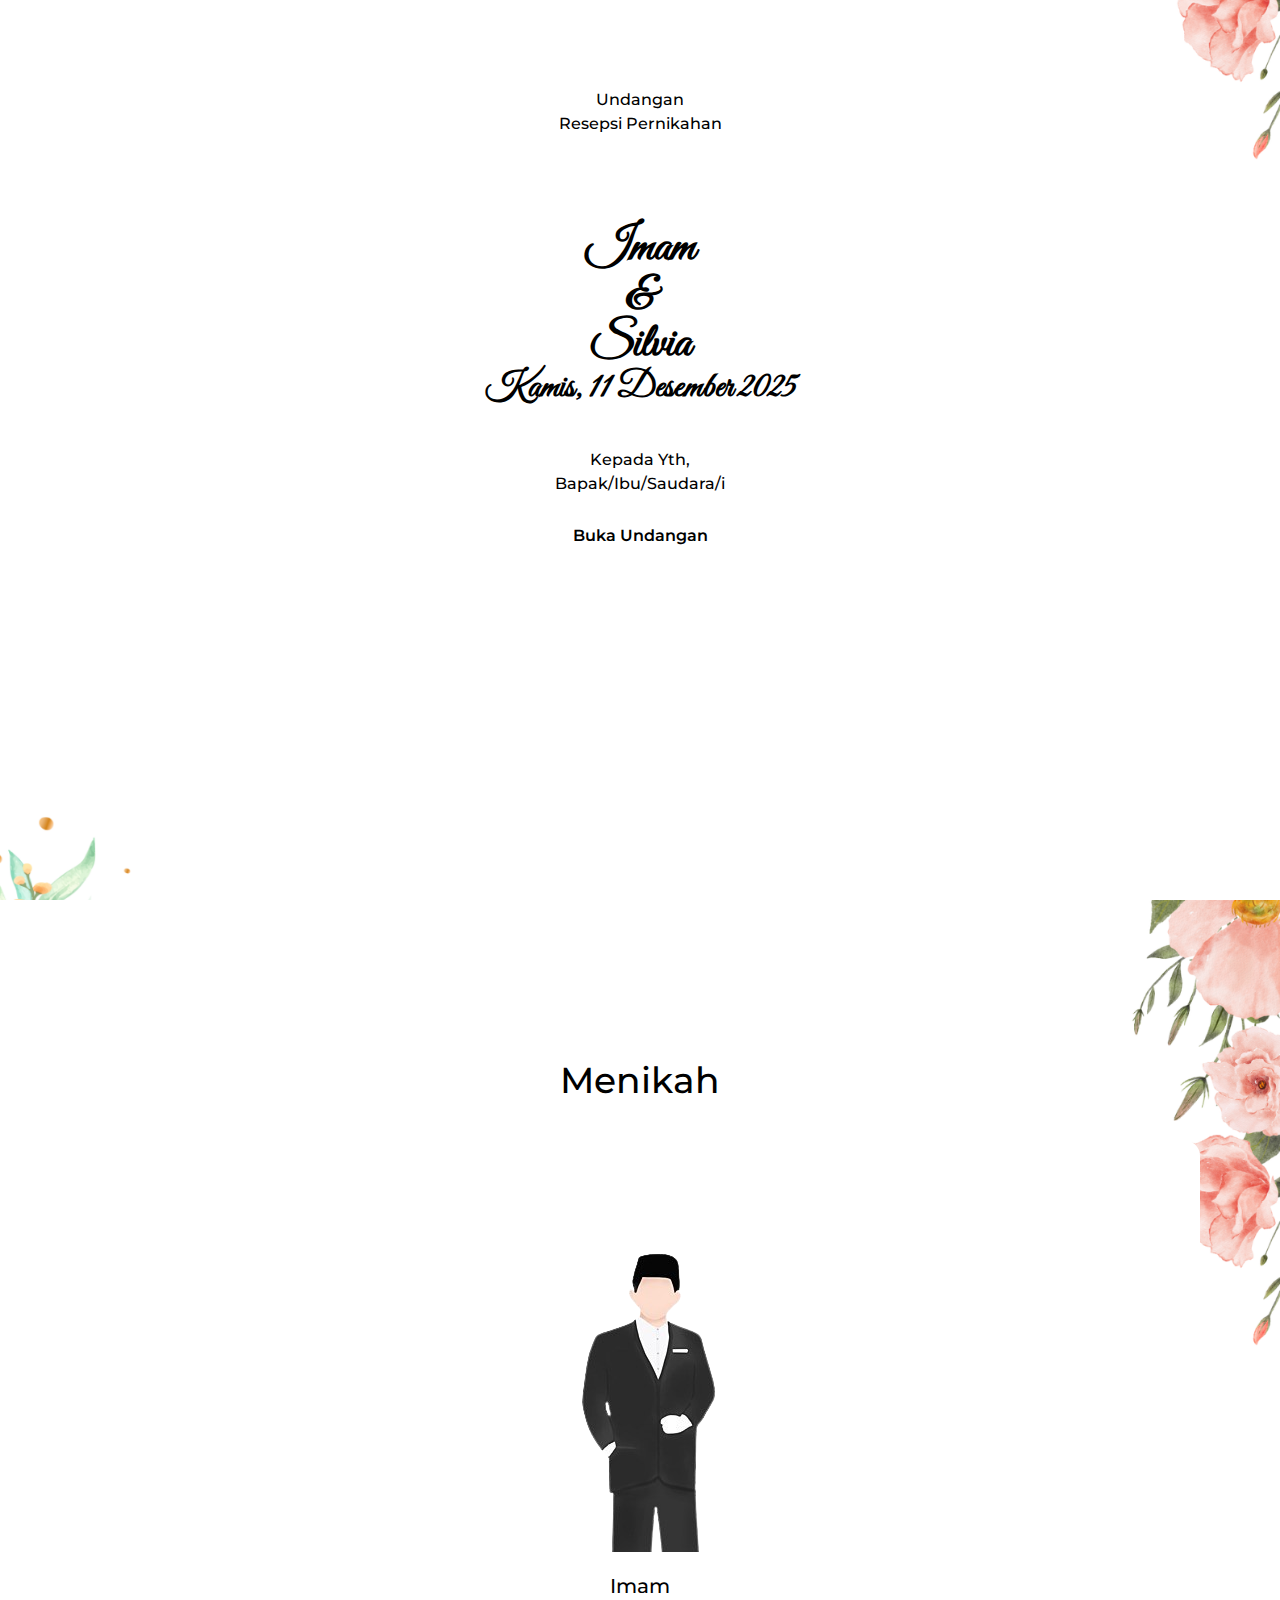
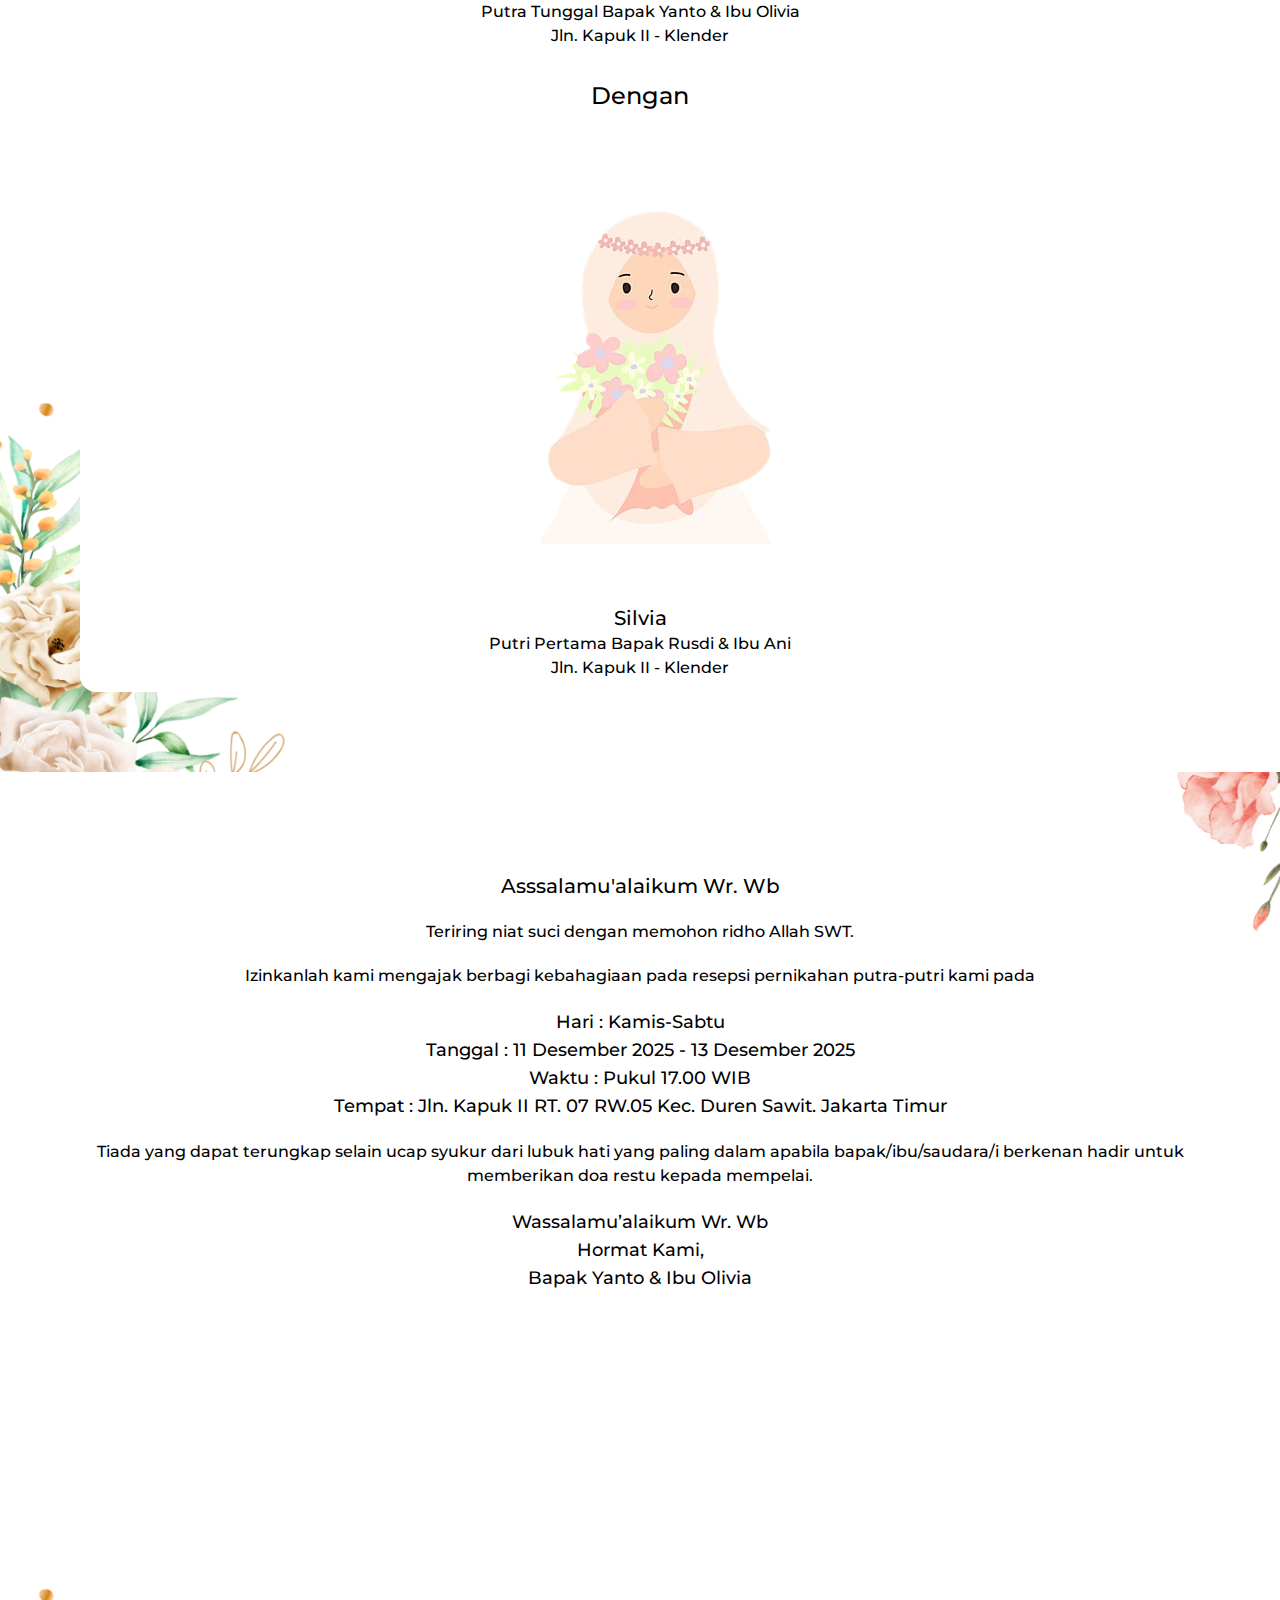
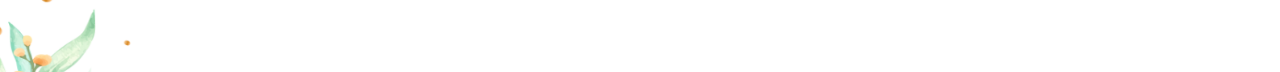
<file: index.html>
<!DOCTYPE html>
<html lang="en">

<head>
    <meta charset="UTF-8">
    <meta name="viewport" content="width=device-width, initial-scale=1.0">
    <title>Document</title>
    <link href="./src/output.css" rel="stylesheet">
    
    <link rel="preconnect" href="https://fonts.googleapis.com">
<link rel="preconnect" href="https://fonts.gstatic.com" crossorigin>
<link href="https://fonts.googleapis.com/css2?family=Great+Vibes&family=Inter:ital,opsz,wght@0,14..32,100..900;1,14..32,100..900&family=Montserrat:ital,wght@0,100..900;1,100..900&family=Open+Sans:ital,wght@0,300..800;1,300..800&family=Orbitron:wght@400..900&family=Outfit:wght@600&family=Oxanium:wght@200..800&family=Poppins:ital,wght@0,100;0,200;0,300;0,400;0,500;0,600;0,700;0,800;0,900;1,100;1,200;1,300;1,400;1,500;1,600;1,700;1,800;1,900&family=Roboto:ital,wght@0,100..900;1,100..900&display=swap" rel="stylesheet">
    <style>


        .transisi {
  transition: all 0.3s ease;
}

        .great-vibes {
            font-family: "Great Vibes";
            font-weight: 600;
            font-style: normal;
        }

        
.montserrat {
  font-family: "Montserrat", sans-serif;
  font-optical-sizing: auto;
  font-weight: 500;
  font-style: normal;
}



    </style>
</head>

<body>
<div class="min-h-screen montserrat text-center bg-cover bg-center p-10 bg-no-repeat" style="background-image: url('1.png');">
    <div class=" mt-10">
  <div class="shadow-sm rounded-2xl p-2 bg-white shadow-black border-black w-50 mx-auto">
    <h1 class="text-center text-md montserrat">
      Undangan <br /> Resepsi Pernikahan
    </h1>
  </div>

  <div class="space-y-7 pt-20 great-vibes ">
    <h1 class=" text-5xl text-center">Imam</h1>
    <h1 class=" text-5xl text-center">&</h1>
    <h1 class=" text-5xl text-center">Silvia</h1>
    <h1 class=" text-4xl text-center">
      Kamis, 11 Desember 2025
    </h1>
  </div>

  <h1 class="text-center pt-10 p-5 montserrat">
    Kepada Yth, <br /> Bapak/Ibu/Saudara/i
  </h1>
  <div class="p-2 bg-blue-700 mx-auto rounded-2xl w-50 text-center">
    <a href="#more" class="text-center mx-auto text-white
    font-semibold">Buka Undangan</a>
  </div>

    </div>

</div>


<div class="min-h-screen montserrat transisi text-center bg-cover bg-center p-20 bg-no-repeat" id="more" style="background-image: url('1.png');">
    <div class="text-center mt-20">
 <h1 class="text-4xl font-bold">Menikah </h1>
 <div class="flex-1 sm:flex gap-5 mt-10 justify-center items-center">
 <div class="shadow-xs p-3 bg-white mt-10 rounded-2xl shadow-black">
 <img src="2.png" class="size-40 mx-auto mt-10" alt="">
        <h1 class="mt-5 text-xl font-bold">Imam</h1>
            <h2>Putra Tunggal Bapak Yanto & Ibu Olivia </h2>
            <h2>Jln. Kapuk II - Klender</h2>
 </div>
         <h1 class="mt-5 mb-5 text-2xl font-bold ">Dengan</h1>

      <div class="shadow-xs bg-white p-3 mt-10 rounded-2xl h-80 shadow-black">
             <img src="3.png" class="size-30 mx-auto mt-5" alt="">

        <h1 class="mt-15 text-xl font-bold">Silvia 
            <h2>            Putri Pertama Bapak Rusdi & Ibu Ani 
</h2>
<h2>            Jln. Kapuk II - Klender</h1>
</h2>
</div>
 </div>


    </div>
    </div>

<div class="min-h-screen montserrat text-center bg-cover bg-center p-8 bg-no-repeat" style="background-image: url('1.png');">

<div class="text-center shadow-xs p-5 mt-10 rounded-2xl bg-white shadow-black">
    <div class="p-2">
<h1 class="text-xl">Asssalamu'alaikum Wr. Wb
        </h1>
        <p class="text-md mt-5">Teriring niat suci dengan memohon ridho Allah SWT.</p>
        <p class="text-md mt-5 mb-5">Izinkanlah kami mengajak berbagi kebahagiaan pada resepsi pernikahan putra-putri kami pada</p>
        <ul class="list-style-none text-lg">
            <li>Hari : Kamis-Sabtu</li>
            <li>Tanggal : 11 Desember 2025 - 13 Desember 2025</li>
            <li>Waktu : Pukul 17.00 WIB</li>
                    <li>Tempat : Jln. Kapuk II RT. 07 RW.05 Kec. Duren Sawit. Jakarta Timur</li>

        </ul>
        <p class="text-md  mt-5 mb-5">Tiada yang dapat terungkap selain ucap syukur dari lubuk hati yang paling dalam apabila bapak/ibu/saudara/i
            berkenan hadir untuk memberikan doa restu kepada mempelai.</p>

        <h1 class="text-lg">Wassalamu’alaikum Wr. Wb </h1>
<h1 class="text-lg mt-7">            Hormat Kami, <br>
            Bapak Yanto & Ibu Olivia</h1>
        </ul>
    </div>

    </div>

   
</body>

</html>
</file>
<file: src/output.css>
/*! tailwindcss v4.1.18 | MIT License | https://tailwindcss.com */
@layer properties;
@layer theme, base, components, utilities;
@layer theme {
  :root, :host {
    --font-sans: ui-sans-serif, system-ui, sans-serif, "Apple Color Emoji",
      "Segoe UI Emoji", "Segoe UI Symbol", "Noto Color Emoji";
    --font-mono: ui-monospace, SFMono-Regular, Menlo, Monaco, Consolas, "Liberation Mono",
      "Courier New", monospace;
    --color-teal-300: oklch(85.5% 0.138 181.071);
    --color-black: #000;
    --color-white: #fff;
    --spacing: 0.25rem;
    --container-md: 28rem;
    --text-sm: 0.875rem;
    --text-sm--line-height: calc(1.25 / 0.875);
    --text-lg: 1.125rem;
    --text-lg--line-height: calc(1.75 / 1.125);
    --text-xl: 1.25rem;
    --text-xl--line-height: calc(1.75 / 1.25);
    --text-2xl: 1.5rem;
    --text-2xl--line-height: calc(2 / 1.5);
    --text-3xl: 1.875rem;
    --text-3xl--line-height: calc(2.25 / 1.875);
    --text-4xl: 2.25rem;
    --text-4xl--line-height: calc(2.5 / 2.25);
    --text-5xl: 3rem;
    --text-5xl--line-height: 1;
    --font-weight-medium: 500;
    --font-weight-semibold: 600;
    --radius-2xl: 1rem;
    --default-font-family: var(--font-sans);
    --default-mono-font-family: var(--font-mono);
  }
}
@layer base {
  *, ::after, ::before, ::backdrop, ::file-selector-button {
    box-sizing: border-box;
    margin: 0;
    padding: 0;
    border: 0 solid;
  }
  html, :host {
    line-height: 1.5;
    -webkit-text-size-adjust: 100%;
    tab-size: 4;
    font-family: var(--default-font-family, ui-sans-serif, system-ui, sans-serif, "Apple Color Emoji", "Segoe UI Emoji", "Segoe UI Symbol", "Noto Color Emoji");
    font-feature-settings: var(--default-font-feature-settings, normal);
    font-variation-settings: var(--default-font-variation-settings, normal);
    -webkit-tap-highlight-color: transparent;
  }
  hr {
    height: 0;
    color: inherit;
    border-top-width: 1px;
  }
  abbr:where([title]) {
    -webkit-text-decoration: underline dotted;
    text-decoration: underline dotted;
  }
  h1, h2, h3, h4, h5, h6 {
    font-size: inherit;
    font-weight: inherit;
  }
  a {
    color: inherit;
    -webkit-text-decoration: inherit;
    text-decoration: inherit;
  }
  b, strong {
    font-weight: bolder;
  }
  code, kbd, samp, pre {
    font-family: var(--default-mono-font-family, ui-monospace, SFMono-Regular, Menlo, Monaco, Consolas, "Liberation Mono", "Courier New", monospace);
    font-feature-settings: var(--default-mono-font-feature-settings, normal);
    font-variation-settings: var(--default-mono-font-variation-settings, normal);
    font-size: 1em;
  }
  small {
    font-size: 80%;
  }
  sub, sup {
    font-size: 75%;
    line-height: 0;
    position: relative;
    vertical-align: baseline;
  }
  sub {
    bottom: -0.25em;
  }
  sup {
    top: -0.5em;
  }
  table {
    text-indent: 0;
    border-color: inherit;
    border-collapse: collapse;
  }
  :-moz-focusring {
    outline: auto;
  }
  progress {
    vertical-align: baseline;
  }
  summary {
    display: list-item;
  }
  ol, ul, menu {
    list-style: none;
  }
  img, svg, video, canvas, audio, iframe, embed, object {
    display: block;
    vertical-align: middle;
  }
  img, video {
    max-width: 100%;
    height: auto;
  }
  button, input, select, optgroup, textarea, ::file-selector-button {
    font: inherit;
    font-feature-settings: inherit;
    font-variation-settings: inherit;
    letter-spacing: inherit;
    color: inherit;
    border-radius: 0;
    background-color: transparent;
    opacity: 1;
  }
  :where(select:is([multiple], [size])) optgroup {
    font-weight: bolder;
  }
  :where(select:is([multiple], [size])) optgroup option {
    padding-inline-start: 20px;
  }
  ::file-selector-button {
    margin-inline-end: 4px;
  }
  ::placeholder {
    opacity: 1;
  }
  @supports (not (-webkit-appearance: -apple-pay-button))  or (contain-intrinsic-size: 1px) {
    ::placeholder {
      color: currentcolor;
      @supports (color: color-mix(in lab, red, red)) {
        color: color-mix(in oklab, currentcolor 50%, transparent);
      }
    }
  }
  textarea {
    resize: vertical;
  }
  ::-webkit-search-decoration {
    -webkit-appearance: none;
  }
  ::-webkit-date-and-time-value {
    min-height: 1lh;
    text-align: inherit;
  }
  ::-webkit-datetime-edit {
    display: inline-flex;
  }
  ::-webkit-datetime-edit-fields-wrapper {
    padding: 0;
  }
  ::-webkit-datetime-edit, ::-webkit-datetime-edit-year-field, ::-webkit-datetime-edit-month-field, ::-webkit-datetime-edit-day-field, ::-webkit-datetime-edit-hour-field, ::-webkit-datetime-edit-minute-field, ::-webkit-datetime-edit-second-field, ::-webkit-datetime-edit-millisecond-field, ::-webkit-datetime-edit-meridiem-field {
    padding-block: 0;
  }
  ::-webkit-calendar-picker-indicator {
    line-height: 1;
  }
  :-moz-ui-invalid {
    box-shadow: none;
  }
  button, input:where([type="button"], [type="reset"], [type="submit"]), ::file-selector-button {
    appearance: button;
  }
  ::-webkit-inner-spin-button, ::-webkit-outer-spin-button {
    height: auto;
  }
  [hidden]:where(:not([hidden="until-found"])) {
    display: none !important;
  }
}
@layer utilities {
  .mx-auto {
    margin-inline: auto;
  }
  .my-6 {
    margin-block: calc(var(--spacing) * 6);
  }
  .mt-0 {
    margin-top: calc(var(--spacing) * 0);
  }
  .mt-1 {
    margin-top: calc(var(--spacing) * 1);
  }
  .mt-2 {
    margin-top: calc(var(--spacing) * 2);
  }
  .mt-3 {
    margin-top: calc(var(--spacing) * 3);
  }
  .mt-4 {
    margin-top: calc(var(--spacing) * 4);
  }
  .mt-5 {
    margin-top: calc(var(--spacing) * 5);
  }
  .mt-6 {
    margin-top: calc(var(--spacing) * 6);
  }
  .mt-8 {
    margin-top: calc(var(--spacing) * 8);
  }
  .mt-10 {
    margin-top: calc(var(--spacing) * 10);
  }
  .mt-15 {
    margin-top: calc(var(--spacing) * 15);
  }
  .mt-16 {
    margin-top: calc(var(--spacing) * 16);
  }
  .mt-20 {
    margin-top: calc(var(--spacing) * 20);
  }
  .mt-25 {
    margin-top: calc(var(--spacing) * 25);
  }
  .mt-30 {
    margin-top: calc(var(--spacing) * 30);
  }
  .mt-35 {
    margin-top: calc(var(--spacing) * 35);
  }
  .mt-50 {
    margin-top: calc(var(--spacing) * 50);
  }
  .mt-200 {
    margin-top: calc(var(--spacing) * 200);
  }
  .mb-1 {
    margin-bottom: calc(var(--spacing) * 1);
  }
  .mb-3 {
    margin-bottom: calc(var(--spacing) * 3);
  }
  .mb-4 {
    margin-bottom: calc(var(--spacing) * 4);
  }
  .mb-5 {
    margin-bottom: calc(var(--spacing) * 5);
  }
  .mb-6 {
    margin-bottom: calc(var(--spacing) * 6);
  }
  .mb-10 {
    margin-bottom: calc(var(--spacing) * 10);
  }
  .table {
    display: table;
  }
  .h-0 {
    height: calc(var(--spacing) * 0);
  }
  .h-1 {
    height: calc(var(--spacing) * 1);
  }
  .h-2 {
    height: calc(var(--spacing) * 2);
  }
  .h-3 {
    height: calc(var(--spacing) * 3);
  }
  .h-4 {
    height: calc(var(--spacing) * 4);
  }
  .h-5 {
    height: calc(var(--spacing) * 5);
  }
  .h-6 {
    height: calc(var(--spacing) * 6);
  }
  .h-7 {
    height: calc(var(--spacing) * 7);
  }
  .h-9 {
    height: calc(var(--spacing) * 9);
  }
  .h-10 {
    height: calc(var(--spacing) * 10);
  }
  .h-20 {
    height: calc(var(--spacing) * 20);
  }
  .h-25 {
    height: calc(var(--spacing) * 25);
  }
  .h-30 {
    height: calc(var(--spacing) * 30);
  }
  .h-32 {
    height: calc(var(--spacing) * 32);
  }
  .h-40 {
    height: calc(var(--spacing) * 40);
  }
  .h-50 {
    height: calc(var(--spacing) * 50);
  }
  .h-60 {
    height: calc(var(--spacing) * 60);
  }
  .h-70 {
    height: calc(var(--spacing) * 70);
  }
  .h-100 {
    height: calc(var(--spacing) * 100);
  }
  .min-h-screen {
    min-height: 100vh;
  }
  .w-0 {
    width: calc(var(--spacing) * 0);
  }
  .w-1 {
    width: calc(var(--spacing) * 1);
  }
  .w-5 {
    width: calc(var(--spacing) * 5);
  }
  .w-6 {
    width: calc(var(--spacing) * 6);
  }
  .w-8 {
    width: calc(var(--spacing) * 8);
  }
  .w-9 {
    width: calc(var(--spacing) * 9);
  }
  .w-10 {
    width: calc(var(--spacing) * 10);
  }
  .w-12 {
    width: calc(var(--spacing) * 12);
  }
  .w-18 {
    width: calc(var(--spacing) * 18);
  }
  .w-50 {
    width: calc(var(--spacing) * 50);
  }
  .w-60 {
    width: calc(var(--spacing) * 60);
  }
  .w-70 {
    width: calc(var(--spacing) * 70);
  }
  .w-72 {
    width: calc(var(--spacing) * 72);
  }
  .w-80 {
    width: calc(var(--spacing) * 80);
  }
  .w-90 {
    width: calc(var(--spacing) * 90);
  }
  .w-100 {
    width: calc(var(--spacing) * 100);
  }
  .w-120 {
    width: calc(var(--spacing) * 120);
  }
  .w-150 {
    width: calc(var(--spacing) * 150);
  }
  .w-180 {
    width: calc(var(--spacing) * 180);
  }
  .w-auto {
    width: auto;
  }
  .w-full {
    width: 100%;
  }
  .max-w-md {
    max-width: var(--container-md);
  }
  .border-collapse {
    border-collapse: collapse;
  }
  .resize {
    resize: both;
  }
  .space-y-1 {
    :where(& > :not(:last-child)) {
      --tw-space-y-reverse: 0;
      margin-block-start: calc(calc(var(--spacing) * 1) * var(--tw-space-y-reverse));
      margin-block-end: calc(calc(var(--spacing) * 1) * calc(1 - var(--tw-space-y-reverse)));
    }
  }
  .space-y-2 {
    :where(& > :not(:last-child)) {
      --tw-space-y-reverse: 0;
      margin-block-start: calc(calc(var(--spacing) * 2) * var(--tw-space-y-reverse));
      margin-block-end: calc(calc(var(--spacing) * 2) * calc(1 - var(--tw-space-y-reverse)));
    }
  }
  .space-y-5 {
    :where(& > :not(:last-child)) {
      --tw-space-y-reverse: 0;
      margin-block-start: calc(calc(var(--spacing) * 5) * var(--tw-space-y-reverse));
      margin-block-end: calc(calc(var(--spacing) * 5) * calc(1 - var(--tw-space-y-reverse)));
    }
  }
  .space-y-6 {
    :where(& > :not(:last-child)) {
      --tw-space-y-reverse: 0;
      margin-block-start: calc(calc(var(--spacing) * 6) * var(--tw-space-y-reverse));
      margin-block-end: calc(calc(var(--spacing) * 6) * calc(1 - var(--tw-space-y-reverse)));
    }
  }
  .space-y-8 {
    :where(& > :not(:last-child)) {
      --tw-space-y-reverse: 0;
      margin-block-start: calc(calc(var(--spacing) * 8) * var(--tw-space-y-reverse));
      margin-block-end: calc(calc(var(--spacing) * 8) * calc(1 - var(--tw-space-y-reverse)));
    }
  }
  .space-y-10 {
    :where(& > :not(:last-child)) {
      --tw-space-y-reverse: 0;
      margin-block-start: calc(calc(var(--spacing) * 10) * var(--tw-space-y-reverse));
      margin-block-end: calc(calc(var(--spacing) * 10) * calc(1 - var(--tw-space-y-reverse)));
    }
  }
  .rounded {
    border-radius: 0.25rem;
  }
  .rounded-2xl {
    border-radius: var(--radius-2xl);
  }
  .border {
    border-style: var(--tw-border-style);
    border-width: 1px;
  }
  .border-2 {
    border-style: var(--tw-border-style);
    border-width: 2px;
  }
  .border-r {
    border-right-style: var(--tw-border-style);
    border-right-width: 1px;
  }
  .border-b {
    border-bottom-style: var(--tw-border-style);
    border-bottom-width: 1px;
  }
  .border-black {
    border-color: var(--color-black);
  }
  .border-r-black {
    border-right-color: var(--color-black);
  }
  .bg-black {
    background-color: var(--color-black);
  }
  .bg-white {
    background-color: var(--color-white);
  }
  .bg-\[url\(\'\.\/1\.png\'\)\] {
    background-image: url('./1.png');
  }
  .bg-\[url\(\'\/1\.png\'\)\] {
    background-image: url('/1.png');
  }
  .bg-\[url\(\'1\.png\'\)\] {
    background-image: url('1.png');
  }
  .bg-cover {
    background-size: cover;
  }
  .bg-center {
    background-position: center;
  }
  .bg-no-repeat {
    background-repeat: no-repeat;
  }
  .p-0 {
    padding: calc(var(--spacing) * 0);
  }
  .p-1 {
    padding: calc(var(--spacing) * 1);
  }
  .p-2 {
    padding: calc(var(--spacing) * 2);
  }
  .p-3 {
    padding: calc(var(--spacing) * 3);
  }
  .p-4 {
    padding: calc(var(--spacing) * 4);
  }
  .p-5 {
    padding: calc(var(--spacing) * 5);
  }
  .p-7 {
    padding: calc(var(--spacing) * 7);
  }
  .p-8 {
    padding: calc(var(--spacing) * 8);
  }
  .p-10 {
    padding: calc(var(--spacing) * 10);
  }
  .p-11 {
    padding: calc(var(--spacing) * 11);
  }
  .p-15 {
    padding: calc(var(--spacing) * 15);
  }
  .p-19 {
    padding: calc(var(--spacing) * 19);
  }
  .p-20 {
    padding: calc(var(--spacing) * 20);
  }
  .p-25 {
    padding: calc(var(--spacing) * 25);
  }
  .p-28 {
    padding: calc(var(--spacing) * 28);
  }
  .p-30 {
    padding: calc(var(--spacing) * 30);
  }
  .px-10 {
    padding-inline: calc(var(--spacing) * 10);
  }
  .pt-0 {
    padding-top: calc(var(--spacing) * 0);
  }
  .pt-2 {
    padding-top: calc(var(--spacing) * 2);
  }
  .pt-3 {
    padding-top: calc(var(--spacing) * 3);
  }
  .pt-6 {
    padding-top: calc(var(--spacing) * 6);
  }
  .pt-10 {
    padding-top: calc(var(--spacing) * 10);
  }
  .pt-20 {
    padding-top: calc(var(--spacing) * 20);
  }
  .pt-24 {
    padding-top: calc(var(--spacing) * 24);
  }
  .pt-30 {
    padding-top: calc(var(--spacing) * 30);
  }
  .pt-50 {
    padding-top: calc(var(--spacing) * 50);
  }
  .pt-60 {
    padding-top: calc(var(--spacing) * 60);
  }
  .pt-100 {
    padding-top: calc(var(--spacing) * 100);
  }
  .text-center {
    text-align: center;
  }
  .text-2xl {
    font-size: var(--text-2xl);
    line-height: var(--tw-leading, var(--text-2xl--line-height));
  }
  .text-3xl {
    font-size: var(--text-3xl);
    line-height: var(--tw-leading, var(--text-3xl--line-height));
  }
  .text-4xl {
    font-size: var(--text-4xl);
    line-height: var(--tw-leading, var(--text-4xl--line-height));
  }
  .text-5xl {
    font-size: var(--text-5xl);
    line-height: var(--tw-leading, var(--text-5xl--line-height));
  }
  .text-lg {
    font-size: var(--text-lg);
    line-height: var(--tw-leading, var(--text-lg--line-height));
  }
  .text-sm {
    font-size: var(--text-sm);
    line-height: var(--tw-leading, var(--text-sm--line-height));
  }
  .text-xl {
    font-size: var(--text-xl);
    line-height: var(--tw-leading, var(--text-xl--line-height));
  }
  .font-medium {
    --tw-font-weight: var(--font-weight-medium);
    font-weight: var(--font-weight-medium);
  }
  .font-semibold {
    --tw-font-weight: var(--font-weight-semibold);
    font-weight: var(--font-weight-semibold);
  }
  .underline {
    text-decoration-line: underline;
  }
  .placeholder-teal-300 {
    &::placeholder {
      color: var(--color-teal-300);
    }
  }
  .outline {
    outline-style: var(--tw-outline-style);
    outline-width: 1px;
  }
}
@property --tw-space-y-reverse {
  syntax: "*";
  inherits: false;
  initial-value: 0;
}
@property --tw-border-style {
  syntax: "*";
  inherits: false;
  initial-value: solid;
}
@property --tw-font-weight {
  syntax: "*";
  inherits: false;
}
@property --tw-outline-style {
  syntax: "*";
  inherits: false;
  initial-value: solid;
}
@layer properties {
  @supports ((-webkit-hyphens: none) and (not (margin-trim: inline))) or ((-moz-orient: inline) and (not (color:rgb(from red r g b)))) {
    *, ::before, ::after, ::backdrop {
      --tw-space-y-reverse: 0;
      --tw-border-style: solid;
      --tw-font-weight: initial;
      --tw-outline-style: solid;
    }
  }
}
</file>
